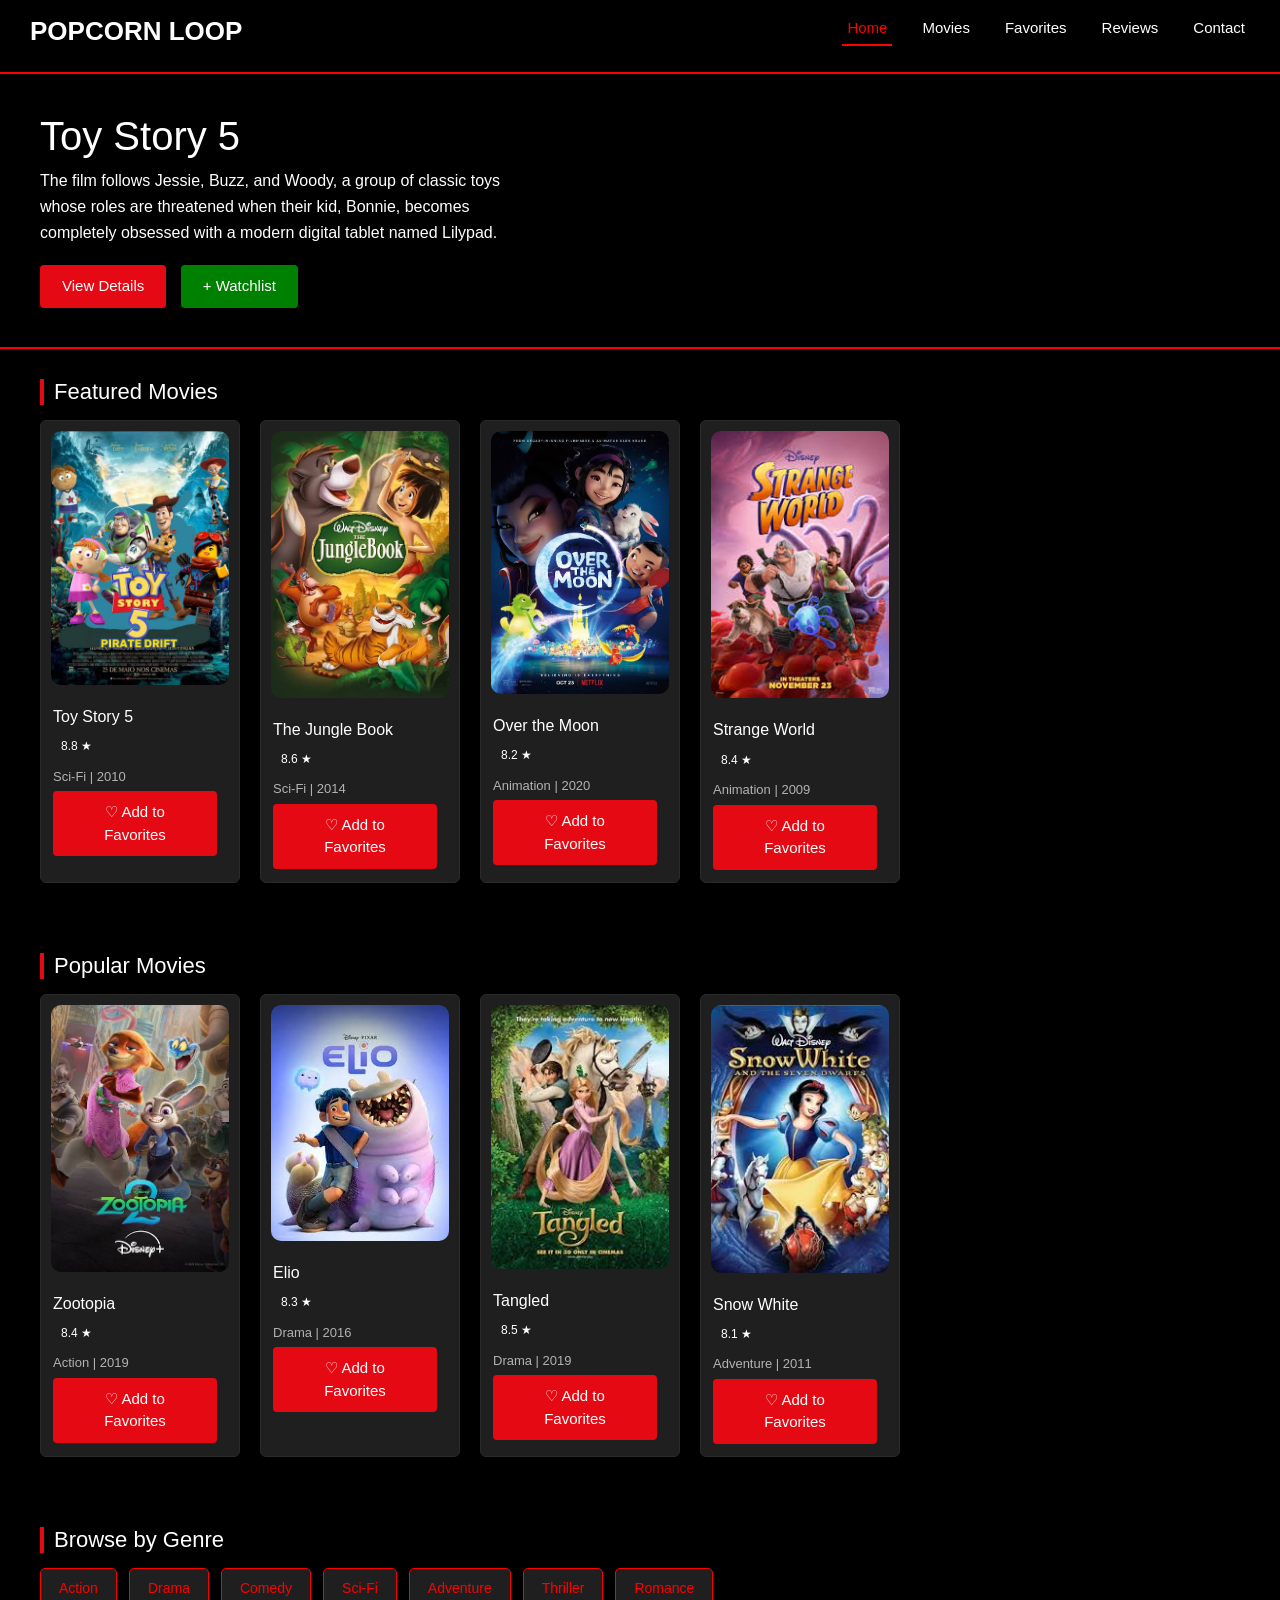
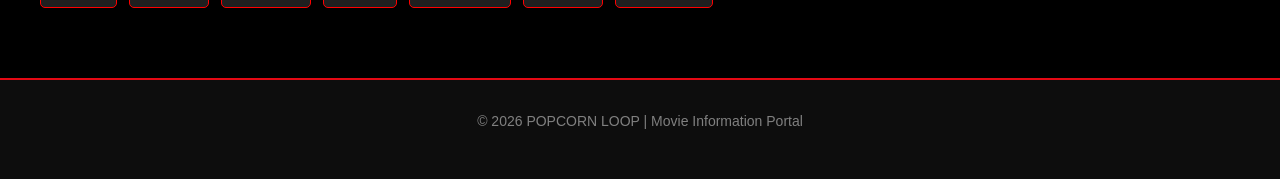
<file: popcorn_loop/index.html>
<!DOCTYPE html>
<html lang="en">
<head>
<meta charset="UTF-8">
<meta name="viewport" content="width=device-width, initial-scale=1.0">
<title>Movie Information Portal - POPCORN LOOP</title>
<link href="https://cdn.jsdelivr.net/npm/bootstrap@5.3.3/dist/css/bootstrap.min.css" rel="stylesheet">
<link rel="stylesheet" href="css/style.css">
</head>
<body>
  <header class="navbar d-flex flex-wrap">
    <h3 class="logo">POPCORN LOOP</h3>
    <ul class="nav-links d-flex flex-wrap">
      <li><a href="index.html" class="active">Home</a></li>
      <li><a href="movies.html">Movies</a></li>
      <li><a href="favorites.html">Favorites</a></li>
      <li><a href="reviews.html">Reviews</a></li>
      <li><a href="contact.html">Contact</a></li>
    </ul>
  </header>

<section class="hero">
    <div class="hero-content">
      <h1>Toy Story 5</h1>
      <p>The film follows Jessie, Buzz, and Woody, a group of classic toys whose roles are threatened 
      when their kid, Bonnie, becomes completely obsessed with a modern digital tablet named Lilypad.</p>
      <a href="movie-details.html" class="btn btn-primary">View Details</a>
      <a href="favorites.html" class="btn btn-secondary">+ Watchlist</a>
    </div>
  </section>

  <!-- Featured Movies -->
  <section class="section">
    <h2 class="section-title">Featured Movies</h2>
    <div class="movie-row">

      <div class="movie-card">
        <img src="images/toystory5.jpg" alt="Toy Story 5 poster">
        <div class="movie-card-body">
          <h3>Toy Story 5</h3>
          <span class="rating">8.8 ★</span>
          <p>Sci-Fi | 2010</p>
        </div>
      </div>

      <div class="movie-card">
        <img src="images/junglebook.jpg" alt="The Jungle Book poster">
        <div class="movie-card-body">
          <h3>The Jungle Book</h3>
          <span class="rating">8.6 ★</span>
          <p>Sci-Fi | 2014</p>
        </div>
      </div>

      <div class="movie-card">
        <img src="images/overthemoon.jpg" alt="Over the Moon poster">
        <div class="movie-card-body">
          <h3>Over the Moon</h3>
          <span class="rating">8.2 ★</span>
          <p>Animation | 2020</p>
        </div>
      </div>

      <div class="movie-card">
        <img src="images/strangeworld.jpg" alt="Strange World">
        <div class="movie-card-body">
          <h3>Strange World</h3>
          <span class="rating">8.4 ★</span>
          <p>Animation | 2009</p>
        </div>
      </div>

    </div>
  </section>
  <section class="section">
    <h2 class="section-title">Popular Movies</h2>
    <div class="movie-row">

      <div class="movie-card">
        <img src="images/zootopia.jpg" alt="Zootopia">
        <div class="movie-card-body">
          <h3>Zootopia</h3>
          <span class="rating">8.4 ★</span>
          <p>Action | 2019</p>
        </div>
      </div>

      <div class="movie-card">
        <img src="images/elio.jpg" alt="Elio">
        <div class="movie-card-body">
          <h3>Elio</h3>
          <span class="rating">8.3 ★</span>
          <p>Drama | 2016</p>
        </div>
      </div>

      <div class="movie-card">
        <img src="images/tangled.jpg" alt="Tangled">
        <div class="movie-card-body">
          <h3>Tangled</h3>
          <span class="rating">8.5 ★</span>
          <p>Drama | 2019</p>
        </div>
      </div>

      <div class="movie-card">
        <img src="images/snowwhite.jpg" alt="Snow White">
        <div class="movie-card-body">
          <h3>Snow White</h3>
          <span class="rating">8.1 ★</span>
          <p>Adventure | 2011</p>
        </div>
      </div>

    </div>
  </section>

  <section class="section">
    <h2 class="section-title">Browse by Genre</h2>
    <div class="genre-list">
      <a href="movies.html" class="genre-tag">Action</a>
      <a href="movies.html" class="genre-tag">Drama</a>
      <a href="movies.html" class="genre-tag">Comedy</a>
      <a href="movies.html" class="genre-tag">Sci-Fi</a>
      <a href="movies.html" class="genre-tag">Adventure</a>
      <a href="movies.html" class="genre-tag">Thriller</a>
      <a href="movies.html" class="genre-tag">Romance</a>
    </div>
  </section>

  <footer class="footer">
    <p>&copy; 2026 POPCORN LOOP | Movie Information Portal </p>
  </footer>

  <script src="https://cdn.jsdelivr.net/npm/bootstrap@5.3.3/dist/js/bootstrap.bundle.min.js"></script>
<script src="js/script.js"></script>
</body>
</html>
</file>
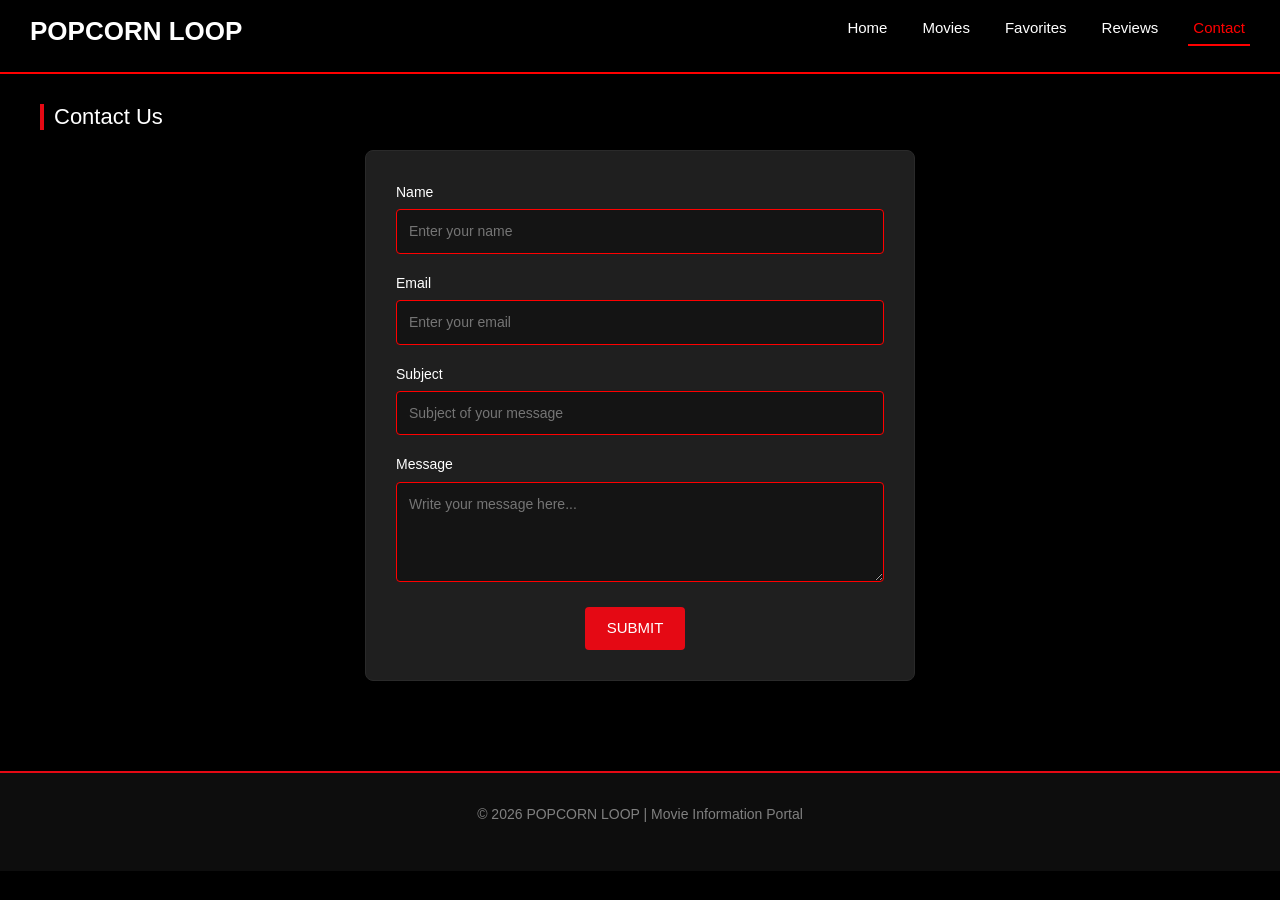
<file: popcorn_loop/contact.html>
<!DOCTYPE html>
<html lang="en">
<head>
<meta charset="UTF-8">
<meta name="viewport" content="width=device-width, initial-scale=1.0">
<title>Movie Information Portal - POPCORN LOOP</title>
<link href="https://cdn.jsdelivr.net/npm/bootstrap@5.3.3/dist/css/bootstrap.min.css" rel="stylesheet">
<link rel="stylesheet" href="css/style.css">
</head>
<body>

  <header class="navbar d-flex flex-wrap">
    <h3 class="logo">POPCORN LOOP</h3>
    <ul class="nav-links d-flex flex-wrap">
      <li><a href="index.html">Home</a></li>
      <li><a href="movies.html">Movies</a></li>
      <li><a href="favorites.html">Favorites</a></li>
      <li><a href="reviews.html">Reviews</a></li>
      <li><a href="contact.html" class="active">Contact</a></li>
    </ul>
  </header>

  <section class="section">
    <h2 class="section-title">Contact Us</h2>

    <form class="form-container">

      <div class="form-group">
        <label id="contactName">Name</label>
        <input type="text" id="contactName" placeholder="Enter your name">
      </div>

      <div class="form-group">
        <label id="contactEmail">Email</label>
        <input type="email" id="contactEmail" placeholder="Enter your email">
      </div>

      <div class="form-group">
        <label id="contactSubject">Subject</label>
        <input type="text" id="contactSubject" placeholder="Subject of your message">
      </div>

      <div class="form-group">
        <label id="contactMessage">Message</label>
        <textarea id="contactMessage" placeholder="Write your message here..."></textarea>
      </div>

      <div style="text-align: center;">
        <button type="submit" class="btn btn-primary">SUBMIT</button>
      </div>
    </form>
  </section>

  <footer class="footer">
    <p>&copy; 2026 POPCORN LOOP | Movie Information Portal</p>
  </footer>

  <script src="https://cdn.jsdelivr.net/npm/bootstrap@5.3.3/dist/js/bootstrap.bundle.min.js"></script>
<script src="js/script.js"></script>
</body>
</html>
</file>
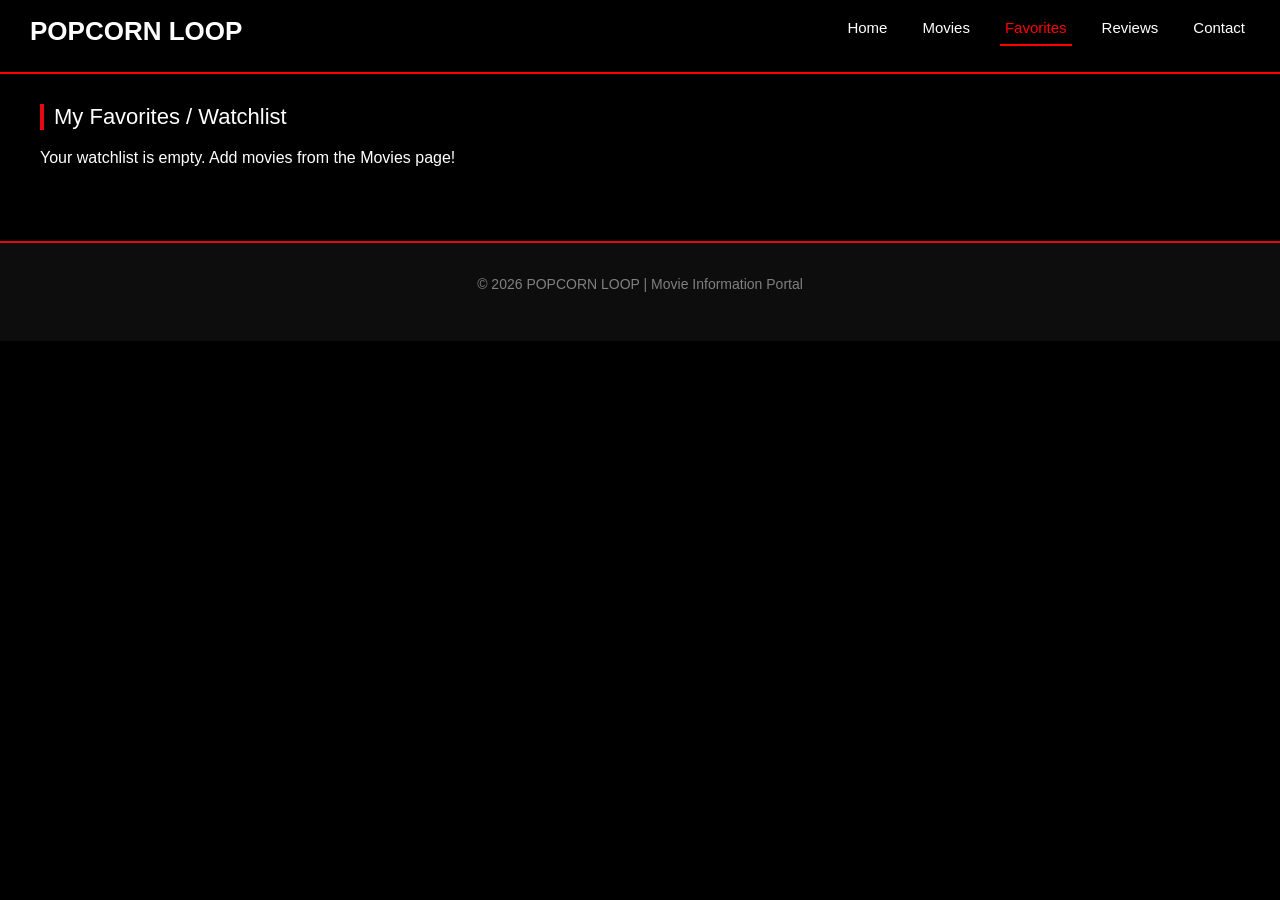
<file: popcorn_loop/favorites.html>
<!DOCTYPE html>
<html lang="en">
<head>
<meta charset="UTF-8">
<meta name="viewport" content="width=device-width, initial-scale=1.0">
<title>Movie Information Portal - POPCORN LOOP</title>
<link href="https://cdn.jsdelivr.net/npm/bootstrap@5.3.3/dist/css/bootstrap.min.css" rel="stylesheet">
<link rel="stylesheet" href="css/style.css">
</head>
<body>

  <header class="navbar d-flex flex-wrap">
    <h3 class="logo">POPCORN LOOP</h3>
    <ul class="nav-links d-flex flex-wrap">
      <li><a href="index.html">Home</a></li>
      <li><a href="movies.html">Movies</a></li>
      <li><a href="favorites.html" class="active">Favorites</a></li>
      <li><a href="reviews.html">Reviews</a></li>
      <li><a href="contact.html">Contact</a></li>
    </ul>
  </header>

  <section class="section">
    <h2 class="section-title">My Favorites / Watchlist</h2>
    <div class="movie-grid">
      <div class="movie-card">
        <img src="images/stolenprincess.jpg" alt="The Stolen Princess">
        <div class="movie-card-body">
          <h3>The Stolen Princess</h3>
          <span class="rating">8.4 ★</span>
          <p>Animation | 2009</p>
          <a href="movie-details.html" class="btn btn-outline">View Details</a>
          <a href="#" class="btn btn-primary">Remove</a>
        </div>
      </div>

      <div class="movie-card">
        <img src="images/overthemoon.jpg" alt="Over the Moon poster">
        <div class="movie-card-body">
          <h3>Over the Moon</h3>
          <span class="rating">8.2 ★</span>
          <p>Animation | 2020</p>
          <a href="movie-details.html" class="btn btn-outline">View Details</a>
          <a href="#" class="btn btn-primary">Remove</a>
        </div>
      </div>

    </div>

  </section>

  <footer class="footer">
    <p>&copy; 2026 POPCORN LOOP | Movie Information Portal </p>
  </footer>

  <script src="https://cdn.jsdelivr.net/npm/bootstrap@5.3.3/dist/js/bootstrap.bundle.min.js"></script>
<script src="js/script.js"></script>
</body>
</html>
</file>
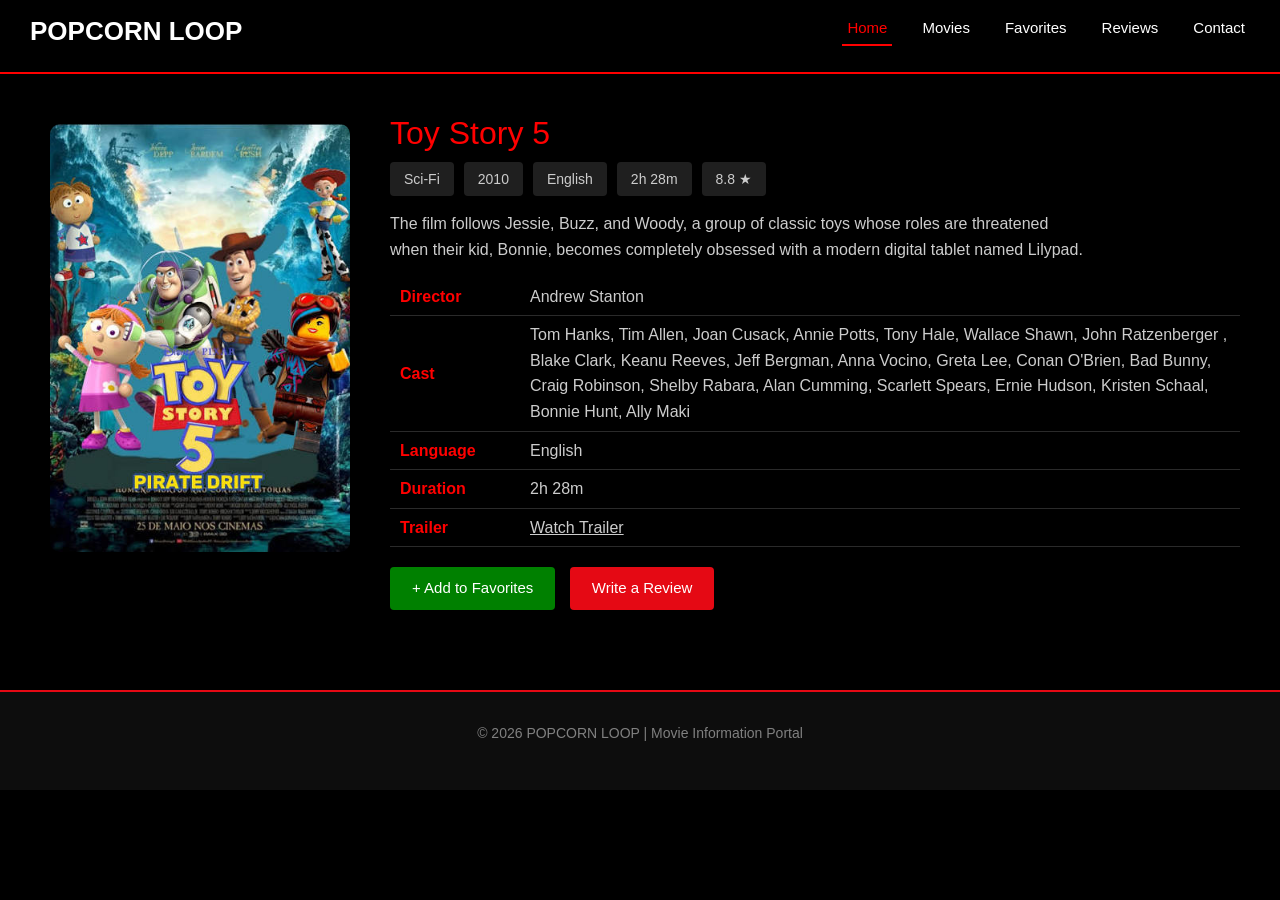
<file: popcorn_loop/movie-details.html>
<!DOCTYPE html>
<html lang="en">
<head>
<meta charset="UTF-8">
<meta name="viewport" content="width=device-width, initial-scale=1.0">
<title>Movie Information Portal - POPCORN LOOP</title>
<link href="https://cdn.jsdelivr.net/npm/bootstrap@5.3.3/dist/css/bootstrap.min.css" rel="stylesheet">
<link rel="stylesheet" href="css/style.css">
</head>
<body>

  <header class="navbar d-flex flex-wrap">
    <h3 class="logo">POPCORN LOOP</h3>
    <ul class="nav-links d-flex flex-wrap">
      <li><a href="index.html" class="active">Home</a></li>
      <li><a href="movies.html">Movies</a></li>
      <li><a href="favorites.html">Favorites</a></li>
      <li><a href="reviews.html">Reviews</a></li>
      <li><a href="contact.html">Contact</a></li>
    </ul>
  </header>

  <section class="details-container">
    <div class="details-poster">
      <img src="images/toystory5.jpg" alt="Toy Story 5">
    </div>

    <div class="details-info">
      <h1 style="color:red">Toy Story 5</h1>

      <div class="details-meta">
        <div>Sci-Fi</div>
        <div>2010</div>
        <div>English</div>
        <div>2h 28m</div>
        <div class="rating-badge">8.8 ★</div>
      </div>

      <p class="description">
        The film follows Jessie, Buzz, and Woody, a group of classic toys whose roles are threatened
         when their kid, Bonnie, becomes completely obsessed with a modern digital tablet named Lilypad.
      </p>

      <table>
        <tr>
          <td class="label">Director</td>
          <td>Andrew Stanton</td>
        </tr>
        <tr>
          <td class="label">Cast</td>
          <td>Tom Hanks, Tim Allen, Joan Cusack, Annie Potts, Tony Hale, Wallace Shawn, John Ratzenberger
            , Blake Clark, Keanu Reeves, Jeff Bergman, Anna Vocino, Greta Lee, Conan O'Brien, Bad Bunny,
             Craig Robinson, Shelby Rabara, Alan Cumming, Scarlett Spears, Ernie Hudson, Kristen Schaal,
              Bonnie Hunt, Ally Maki</td>
        </tr>
        <tr>
          <td class="label">Language</td>
          <td>English</td>
        </tr>
        <tr>
          <td class="label">Duration</td>
          <td>2h 28m</td>
        </tr>
        <tr>
          <td class="label">Trailer</td>
          <td><a href="https://youtu.be/aXukzPfBEOg?si=xdwZ2N4B3y2S0glU" target="_blank"><u>Watch Trailer</u></a></td>
        </tr>
      </table>

      <div style="margin-top: 20px;">
        <a href="favorites.html" class="btn btn-secondary">+ Add to Favorites</a>
        <a href="reviews.html" class="btn btn-primary">Write a Review</a>
      </div>
    </div>

  </section>

  <footer class="footer">
    <p>&copy; 2026 POPCORN LOOP | Movie Information Portal </p>
  </footer>

  <script src="https://cdn.jsdelivr.net/npm/bootstrap@5.3.3/dist/js/bootstrap.bundle.min.js"></script>
<script src="js/script.js"></script>
</body>
</html>
</file>
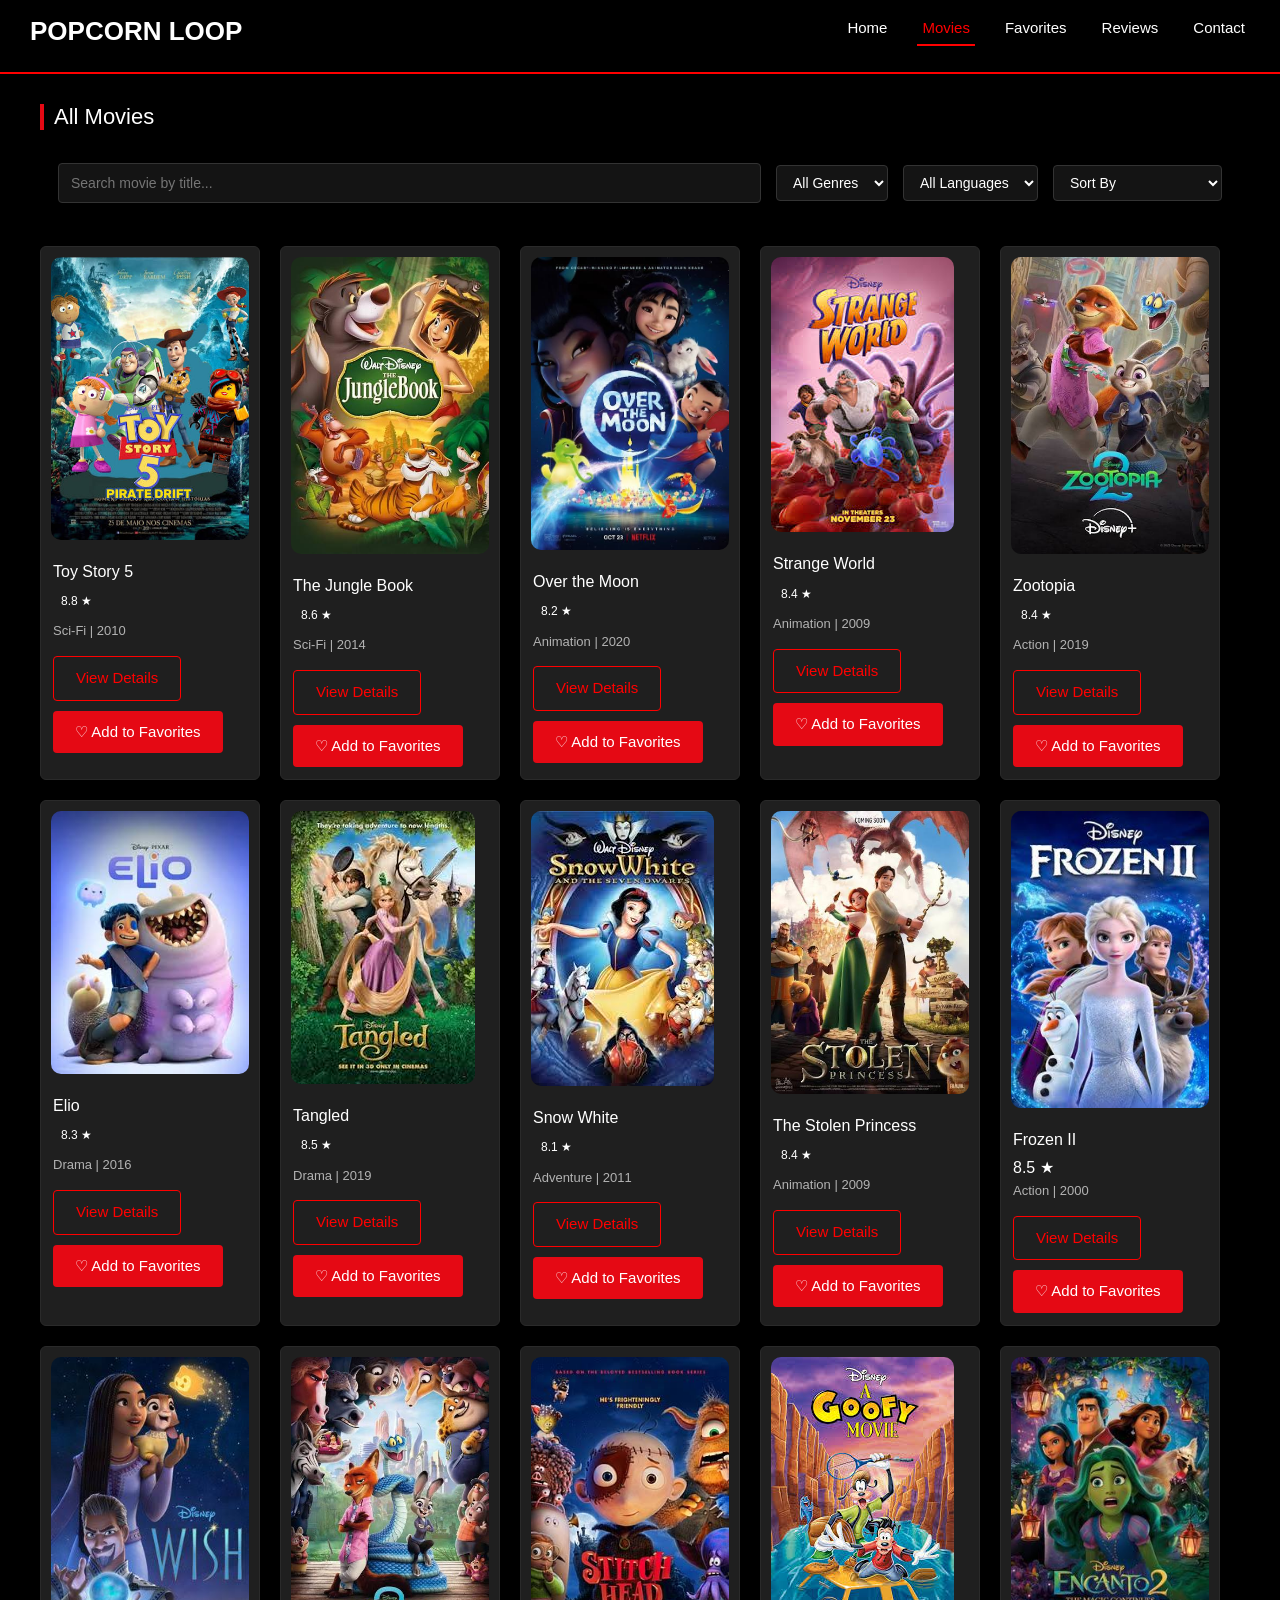
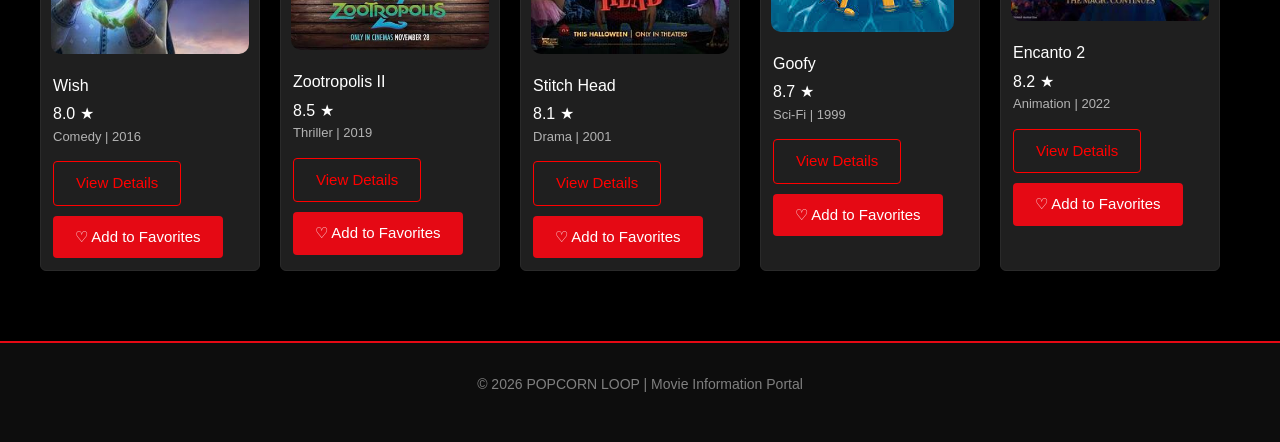
<file: popcorn_loop/movies.html>
<!DOCTYPE html>
<html lang="en">
<head>
<meta charset="UTF-8">
<meta name="viewport" content="width=device-width, initial-scale=1.0">
<title>Movie Information Portal - POPCORN LOOP</title>
<link href="https://cdn.jsdelivr.net/npm/bootstrap@5.3.3/dist/css/bootstrap.min.css" rel="stylesheet">
<link rel="stylesheet" href="css/style.css">
</head>
<body>

  <header class="navbar d-flex flex-wrap">
    <h3 class="logo">POPCORN LOOP</h3>
    <ul class="nav-links d-flex flex-wrap">
      <li><a href="index.html">Home</a></li>
      <li><a href="movies.html" class="active">Movies</a></li>
      <li><a href="favorites.html">Favorites</a></li>
      <li><a href="reviews.html">Reviews</a></li>
      <li><a href="contact.html">Contact</a></li>
    </ul>
  </header>

  <section class="section">
    <h2 class="section-title">All Movies</h2>

    <!-- Search & Filter bar -->
    <div class="filter-bar">
      <input type="text" placeholder="Search movie by title...">
      <select>
        <option value="">All Genres</option>
        <option value="action">Action</option>
        <option value="drama">Drama</option>
        <option value="comedy">Comedy</option>
        <option value="scifi">Sci-Fi</option>
        <option value="adventure">Adventure</option>
      </select>
      <select>
        <option value="">All Languages</option>
        <option value="english">English</option>
        <option value="hindi">Hindi</option>
      </select>
      <select>
        <option value="">Sort By</option>
        <option value="name-asc">Name: A-Z</option>
        <option value="name-desc">Name: Z-A</option>
        <option value="rating-high">Rating: High to Low</option>
        <option value="year-new">Year: Newest First</option>
      </select>
    </div>

    <!-- Movie grid -->
    <div class="movie-grid">

      <div class="movie-card">
        <img src="images/toystory5.jpg" alt="Toy Story 5 poster">
        <div class="movie-card-body">
          <h3>Toy Story 5</h3>
          <span class="rating">8.8 ★</span>
          <p>Sci-Fi | 2010</p>
          <a href="movie-details.html" class="btn btn-outline">View Details</a>
        </div>
      </div>

      <div class="movie-card">
        <img src="images/junglebook.jpg" alt="The Jungle Book poster">
        <div class="movie-card-body">
          <h3>The Jungle Book</h3>
          <span class="rating">8.6 ★</span>
          <p>Sci-Fi | 2014</p>
          <a href="movie-details.html" class="btn btn-outline">View Details</a>
        </div>
      </div>

      <div class="movie-card">
        <img src="images/overthemoon.jpg" alt="Over the Moon poster">
        <div class="movie-card-body">
          <h3>Over the Moon</h3>
          <span class="rating">8.2 ★</span>
          <p>Animation | 2020</p>
          <a href="movie-details.html" class="btn btn-outline">View Details</a>
        </div>
      </div>

      <div class="movie-card">
        <img src="images/strangeworld.jpg" alt="Strange World">
        <div class="movie-card-body">
          <h3>Strange World</h3>
          <span class="rating">8.4 ★</span>
          <p>Animation | 2009</p>
          <a href="movie-details.html" class="btn btn-outline">View Details</a>
        </div>
      </div>

      <div class="movie-card">
        <img src="images/zootopia.jpg" alt="Zootopia">
        <div class="movie-card-body">
          <h3>Zootopia</h3>
          <span class="rating">8.4 ★</span>
          <p>Action | 2019</p>
          <a href="movie-details.html" class="btn btn-outline">View Details</a>
        </div>
      </div>

      <div class="movie-card">
        <img src="images/elio.jpg" alt="Elio">
        <div class="movie-card-body">
          <h3>Elio</h3>
          <span class="rating">8.3 ★</span>
          <p>Drama | 2016</p>
          <a href="movie-details.html" class="btn btn-outline">View Details</a>
        </div>
      </div>

      <div class="movie-card">
        <img src="images/tangled.jpg" alt="Tangled">
        <div class="movie-card-body">
          <h3>Tangled</h3>
          <span class="rating">8.5 ★</span>
          <p>Drama | 2019</p>
          <a href="movie-details.html" class="btn btn-outline">View Details</a>
        </div>
      </div>

      <div class="movie-card">
        <img src="images/snowwhite.jpg" alt="Snow White">
        <div class="movie-card-body">
          <h3>Snow White</h3>
          <span class="rating">8.1 ★</span>
          <p>Adventure | 2011</p>
          <a href="movie-details.html" class="btn btn-outline">View Details</a>
        </div>
      </div>

      <div class="movie-card">
        <img src="images/stolenprincess.jpg" alt="The Stolen Princess">
        <div class="movie-card-body">
          <h3>The Stolen Princess</h3>
          <span class="rating">8.4 ★</span>
          <p>Animation | 2009</p>
          <a href="movie-details.html" class="btn btn-outline">View Details</a>
        </div>
      </div>

      <div class="movie-card">
        <img src="images/frozen.jpg" alt="Frozen II">
        <div class="movie-card-body">
          <h3>Frozen II</h3>
          <span class="rating-badge">8.5 ★</span>
          <p>Action | 2000</p>
          <a href="movie-details.html" class="btn btn-outline">View Details</a>
        </div>
      </div>

      <div class="movie-card">
        <img src="images/wish.jpg" alt="Wish">
        <div class="movie-card-body">
          <h3>Wish</h3>
          <span class="rating-badge">8.0 ★</span>
          <p>Comedy | 2016</p>
          <a href="movie-details.html" class="btn btn-outline">View Details</a>
        </div>
      </div>

      <div class="movie-card">
        <img src="images/zootropolis.jpg" alt="Zootropolis II">
        <div class="movie-card-body">
          <h3>Zootropolis II</h3>
          <span class="rating-badge">8.5 ★</span>
          <p>Thriller | 2019</p>
          <a href="movie-details.html" class="btn btn-outline">View Details</a>
        </div>
      </div>

      <div class="movie-card">
        <img src="images/stitchhead.jpg" alt="Stitch Head">
        <div class="movie-card-body">
          <h3>Stitch Head</h3>
          <span class="rating-badge">8.1 ★</span>
          <p>Drama | 2001</p>
          <a href="movie-details.html" class="btn btn-outline">View Details</a>
        </div>
      </div>

      <div class="movie-card">
        <img src="images/goofy.jpg" alt="Goofy">
        <div class="movie-card-body">
          <h3>Goofy</h3>
          <span class="rating-badge">8.7 ★</span>
          <p>Sci-Fi | 1999</p>
          <a href="movie-details.html" class="btn btn-outline">View Details</a>
        </div>
      </div>

      <div class="movie-card">
        <img src="images/encanto2.jpg" alt="Encanto2">
        <div class="movie-card-body">
          <h3>Encanto 2</h3>
          <span class="rating-badge">8.2 ★</span>
          <p>Animation | 2022</p>
          <a href="movie-details.html" class="btn btn-outline">View Details</a>
        </div>
      </div>

    </div>
  </section>

  <footer class="footer">
    <p>&copy; 2026 POPCORN LOOP | Movie Information Portal </p>
  </footer>

  <script src="https://cdn.jsdelivr.net/npm/bootstrap@5.3.3/dist/js/bootstrap.bundle.min.js"></script>
<script src="js/script.js"></script>
</body>
</html>
</file>
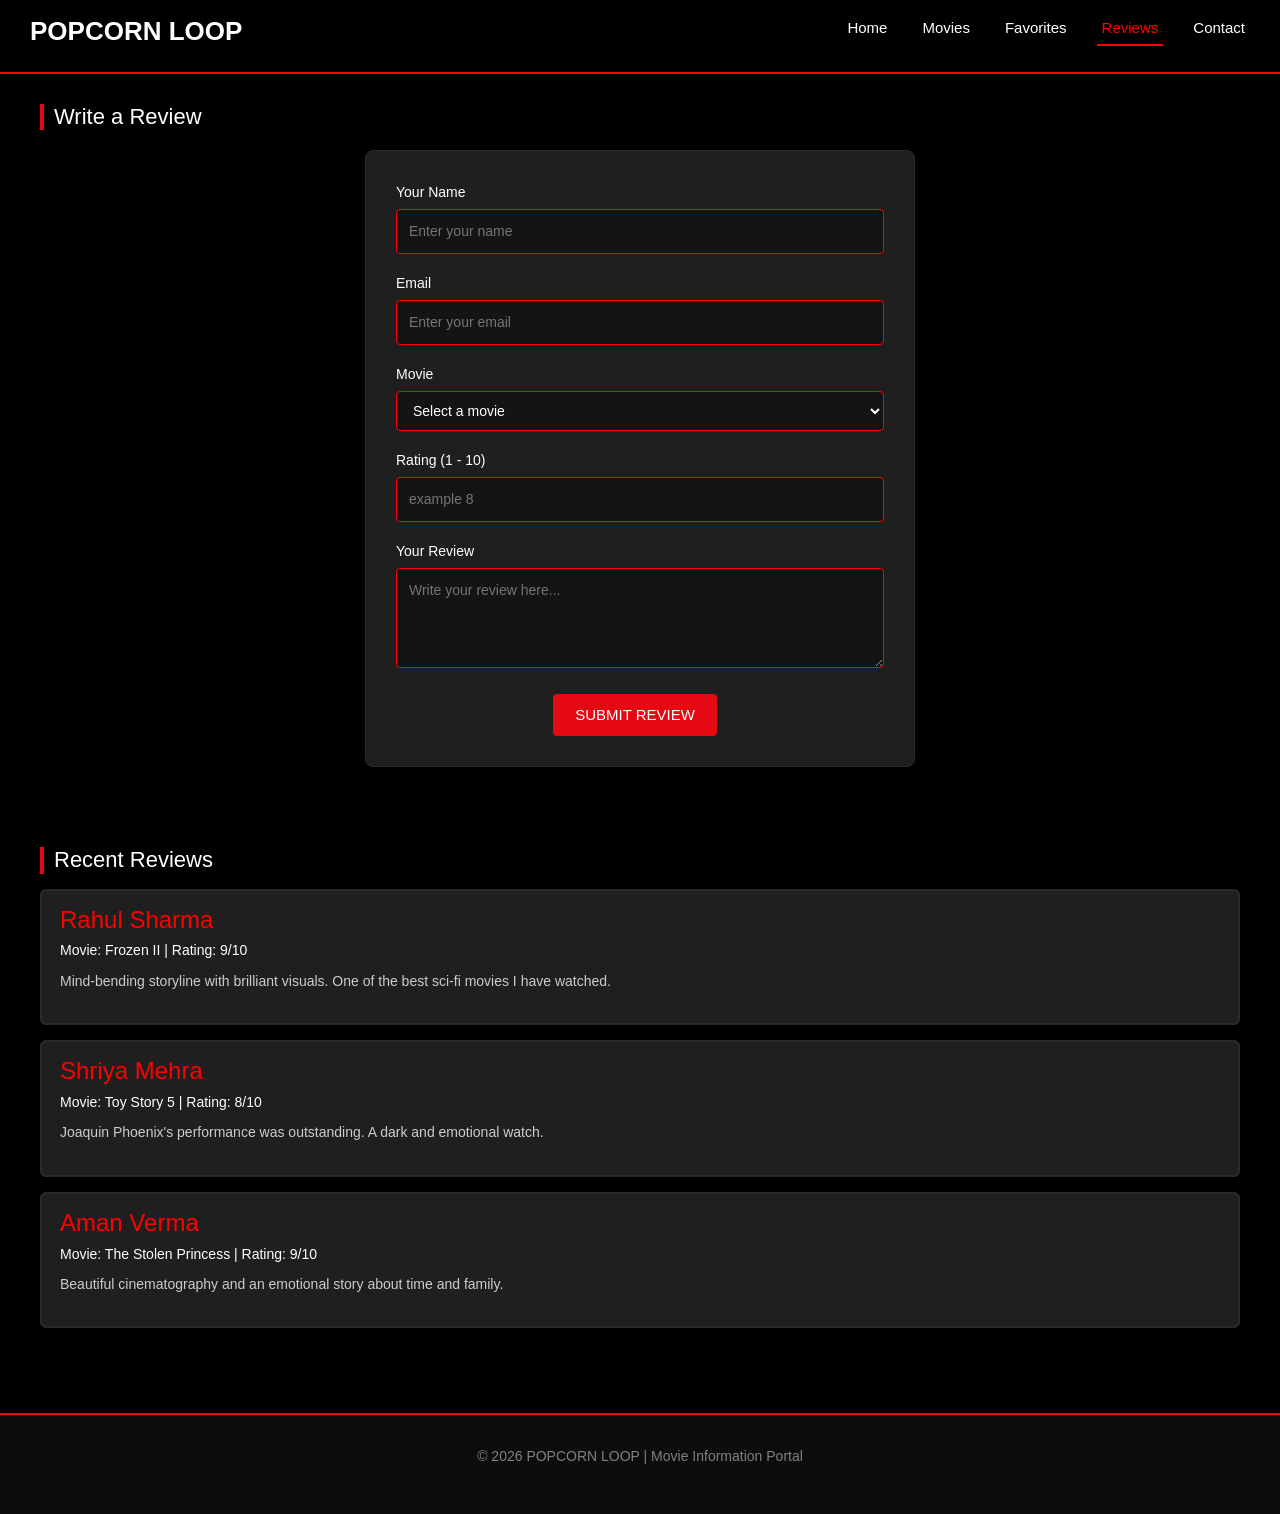
<file: popcorn_loop/reviews.html>
<!DOCTYPE html>
<html lang="en">
<head>
<meta charset="UTF-8">
<meta name="viewport" content="width=device-width, initial-scale=1.0">
<title>Movie Information Portal - POPCORN LOOP</title>
<link href="https://cdn.jsdelivr.net/npm/bootstrap@5.3.3/dist/css/bootstrap.min.css" rel="stylesheet">
<link rel="stylesheet" href="css/style.css">
</head>
<body>

  <header class="navbar d-flex flex-wrap">
    <h3 class="logo">POPCORN LOOP</h3>
    <ul class="nav-links d-flex flex-wrap">
      <li><a href="index.html">Home</a></li>
      <li><a href="movies.html">Movies</a></li>
      <li><a href="favorites.html">Favorites</a></li>
      <li><a href="reviews.html" class="active">Reviews</a></li>
      <li><a href="contact.html">Contact</a></li>
    </ul>
  </header>

  <section class="section">
    <h2 class="section-title">Write a Review</h2>

    <form class="form-container">

      <div class="form-group">
        <label for="userName">Your Name</label>
        <input type="text" id="userName" placeholder="Enter your name">
      </div>

      <div class="form-group">
        <label for="userEmail">Email</label>
        <input type="email" id="userEmail" placeholder="Enter your email">
      </div>

      <div class="form-group">
        <label>Movie</label>
        <select>
          <option value="">Select a movie</option>
          <option value="Toy Story 5">Toy Story 5</option>
          <option value="The Jungle Book">The Jungle Book</option>
          <option value="Over the Moon">Over the Moon</option>
          <option value="Strange World">Strange World</option>
          <option value="Wish">Wish</option>
          <option value="Zootropolis II">Zootropolis II</option>
          <option value="Stitch Head">Stitch Head</option>
          <option value="Goofy">Goofy</option>
          <option value="Encanto 2">Encanto 2</option>
          <option value="Zootopia">Zootopia</option>
          <option value="Elio">Elio</option>
          <option value="Tangled" > Tengled</option>
          <option value="snow white">Snow White</option>
          <option value="the stolen princess">The Stolen Princess</option>
          <option value="Frozen II">Frozen II</option>
        </select>
      </div>

      <div class="form-group">
        <label for="userRating">Rating (1 - 10)</label>
        <input type="number" id="userRating" min="1" max="10" placeholder="example 8">
      </div>

      <div class="form-group">
        <label for="userReview">Your Review</label>
        <textarea id="userReview" placeholder="Write your review here..."></textarea>
      </div>

      <div style="text-align: center;">
        <button type="submit" class="btn btn-primary">SUBMIT REVIEW</button>
      </div>
    </form>
  </section>

  <section class="section">
    <h2 class="section-title">Recent Reviews</h2>

    <div class="review-card">
      <h4>Rahul Sharma</h4>
      <p class="review-rating">Movie: Frozen II | Rating: 9/10</p>
      <p>Mind-bending storyline with brilliant visuals. One of the best sci-fi movies I have watched.</p>
    </div>

    <div class="review-card">
      <h4>Shriya Mehra</h4>
      <p class="review-rating">Movie: Toy Story 5 | Rating: 8/10</p>
      <p>Joaquin Phoenix's performance was outstanding. A dark and emotional watch.</p>
    </div>

    <div class="review-card">
      <h4>Aman Verma</h4>
      <p class="review-rating">Movie: The Stolen Princess | Rating: 9/10</p>
      <p>Beautiful cinematography and an emotional story about time and family.</p>
    </div>
  </section>

  <footer class="footer">
    <p>&copy; 2026 POPCORN LOOP | Movie Information Portal </p>
  </footer>

  <script src="https://cdn.jsdelivr.net/npm/bootstrap@5.3.3/dist/js/bootstrap.bundle.min.js"></script>
<script src="js/script.js"></script>
</body>
</html>
</file>
<file: popcorn_loop/css/style.css>
* {
  margin: 0;
  padding: 0;
  box-sizing: border-box;
}

/*Base page styles*/
body {
  font-family: Arial, Helvetica, sans-serif;
  background-color: black;
  color: white;
  line-height: 1.6;
}

a {
  text-decoration: none;
  color: inherit;
}

ul {
  list-style: none;
}

img {
  max-width: 100%;
  display: block;
}

/* Navigation bar */
.navbar {
  display: flex; /*places the logo and navigation links in one row.*/
  justify-content: space-between;/*puts the logo on the left and links on the right*/
  align-items: center;
  background-color: black;
  padding: 15px 30px;
  border-bottom: 2px solid red;
}

.navbar .logo {
  font-size: 26px;
  font-weight: bold;
  color:white;          
}

.nav-links {
  display: flex;
  gap: 25px;
}

.nav-links li a {
  font-size: 15px;
  color: white;
  padding: 8px 5px;
}

.nav-links li a:hover {
  color: greenyellow;
  border-bottom: 2px solid greenyellow;
}

.nav-links li a.active {
  color: red;
  border-bottom: 2px solid red;
}

.hero {
  height: 275px;
  background-color: black;
  background-size: cover;
  background-position: center;
  display: flex;
  align-items: center;
  padding: 0 20px;
  border-bottom: 2px solid red;
}

.hero-content {
  max-width: 550px;
  padding: 20px;
}

.hero-content h1 {
  font-size: 40px;
  margin-bottom: 8px;
}

.hero-content p {
  color: white;
  margin-bottom: 20px;
}

/*Buttons*/
.btn {
  display: inline-block;
  padding: 10px 22px; /*10px top/bottom, 22px left/right*/
  border: none;
  border-radius: 4px;
  font-size: 15px;
  margin-right: 10px;/*adds space between buttons*/
}

.btn-primary {
  background-color: #e50914; 
  color: #ffffff;
}

.btn-primary:hover {
  background-color: #b70710;
}

.btn-secondary {
  background-color: green;
  color: #ffffff;
}

.btn-secondary:hover {
  background-color: green;
}

.btn-outline {
  background-color: transparent;
  border: 1px solid red;
  color: red;
  margin-top: 10px;
  margin-bottom: 10px;
}

.btn-outline:hover {
  background-color: #e50914;
  color: white;
}

/* SECTION TITLES */
.section {
  padding: 30px 40px;
}

.section-title {
  font-size: 22px;
  margin-bottom: 15px;
  border-left: 4px solid #e50914;
  padding-left: 10px;
}

/* MOVIE ROW*/
.movie-row {
  display: flex;
  gap: 20px;
  overflow-x: auto;      /* allows horizontal scrolling */
  padding-bottom: 10px;
}

/*Movie Card*/
.movie-card {
  background-color: #1f1f1f;
  border-radius: 6px;
  overflow: hidden;
  width: 200px;
  flex-shrink: 0;         /*  the browser may make cards smaller to fit the screen so each card stays approximately 200px wide, allowing horizontal scrolling. */
  border: 1px solid #2a2a2a;
}

.movie-card img{
  padding: 10px;
  border-radius: 20px;
}


.movie-card:hover {
  border: 1px solid #e50914;
}

.movie-card-body {
  padding: 12px;
}

.movie-card-body h3 {
  font-size: 16px;
  margin-bottom: 6px;
}

.movie-card-body p {
  font-size: 13px;
  color: #b3b3b3;
  margin-bottom: 4px;
}

.rating {
  display: inline-block;
  color: #ffffff;
  font-size: 12px;
  padding: 2px 8px;
  border-radius: 3px;
  margin-bottom: 8px;
}

/* MOVIE GRID (used in movies.html listing page) */
.movie-grid {
  display: flex;
  flex-wrap: wrap;         /* cards move to next line automatically */
  gap: 20px;
}

.movie-grid .movie-card {
  width: 220px;
}

/* FILTER BAR (Search & Filter section) */
.filter-bar {
  display: flex;
  flex-wrap: wrap;
  gap: 15px;
  align-items: center;
  background-color: black;
  padding: 18px;
  border-radius: 6px;
  margin-bottom: 25px;
}

.filter-bar input,
.filter-bar select {
  padding: 8px 12px;
  border-radius: 4px;
  border: 1px solid #333333;
  background-color: #141414;
  color: #ffffff;
  font-size: 14px;
}

.filter-bar input {
  flex-grow: 1;
  min-width: 200px;
}

/* =========================================================
   GENRE TAGS (Home page)
========================================================= */
.genre-list {
  display: flex;
  flex-wrap: wrap; /* allows tags to move to next line if needed */
  gap: 12px;
}

.genre-tag {
  background-color: #1f1f1f;
  border: 1px solid red;
  color: red;
  padding: 8px 18px;
  border-radius: 5px;
  font-size: 14px;
}

.genre-tag:hover {
  background-color: #e50914;
  color: #ffffff;
}

/* =========================================================
   MOVIE DETAILS PAGE
========================================================= */
.details-container {
  display: flex;
  gap: 30px;
  padding: 40px;
  flex-wrap: wrap;
}

.details-poster img {
  width: 320px;
  padding: 10px; 
  border-radius: 20px;
}

.details-info {
  flex: 1;
  min-width: 280px;
}

.details-info h1 {
  font-size: 32px;
  margin-bottom: 10px;
}

.details-meta {
  display: flex;
  flex-wrap: wrap;
  gap: 10px;
  margin-bottom: 15px;
}

.details-meta div {
  background-color: #1f1f1f;
  padding: 6px 14px;
  border-radius: 4px;
  font-size: 14px;
  color: #cccccc;
}

.details-info p.description {
  color: #cccccc;
  margin: 15px 0;
  max-width: 700px;
}

.details-info table {
  margin-top: 15px;
}

.details-info table td {
  padding: 6px 10px;
  color: #cccccc;
  border-bottom: 1px solid #2a2a2a;
}

.details-info table td.label {
  color:red;
  font-weight: bold;
  width: 130px;
}

/* FORMS (Review + Contact pages) */
.form-container {
  max-width: 550px;
  margin: 20px auto;
  background-color: #1f1f1f;
  padding: 30px;
  border-radius: 8px;
  border: 1px solid #2a2a2a;
}

.form-group {
  margin-bottom: 18px;
}

.form-group label {
  display: block;
  margin-bottom: 6px;
  font-size: 14px;
  color: white;
}

.form-group input,
.form-group select,
.form-group textarea {
  width: 100%;
  padding: 10px 12px;
  border-radius: 4px;
  border: 1px solid red;
  background-color: #141414;
  color: #ffffff;
  font-size: 14px;
}

.form-group textarea {
  resize: vertical;
  min-height: 100px;
}

/* =========================================================
   REVIEW CARDS
========================================================= */
.review-card {
  background-color: #1f1f1f;
  border: 2px solid #2a2a2a;
  border-radius: 6px;
  padding: 15px 18px;
  margin-bottom: 15px;
}

.review-card:hover{
  border: 2px solid red;
}

.review-card h4 {
  margin-bottom: 5px;
  color:red;
}

.review-card .review-rating {
  color:white;
  font-size: 14px;
  margin-bottom: 8px;
}

.review-card p {
  color: #cccccc;
  font-size: 14px;
}


/* RESPONSIVE DESIGN (basic media queries) */
@media (max-width: 768px) {
  .navbar {
    flex-direction: column;
    gap: 12px;
  }

  .nav-links {
    flex-wrap: wrap;
    justify-content: center;
  }

  .hero {
    height: auto;
    padding: 40px 20px;
  }

  .details-container {
    flex-direction: column;
  }

  .details-poster img {
    width: 100%;
  }
}

/*FOOTER */
.footer {
  background-color: #0d0d0d;
  padding: 30px 40px;
  text-align: center;
  border-top: 2px solid #e50914;
  color:grey;
  font-size: 14px;
  margin-top: 40px;
}


/* Simple Bootstrap-friendly responsive helpers.
   Existing colors and movie data are intentionally unchanged. */
@media (max-width: 768px) {
  .navbar {
    gap: 12px;
    padding: 15px;
  }

  .nav-links {
    gap: 10px;
    padding-left: 0;
    margin-bottom: 0;
  }

  .section {
    padding: 24px 16px;
  }

  .details-container {
    padding: 24px 16px;
  }

  .details-poster img {
    width: min(100%, 320px);
  }
}

@media (max-width: 480px) {
  .nav-links li a {
    font-size: 13px;
  }

  .movie-grid .movie-card {
    width: calc(50% - 10px);
  }
}
</file>
